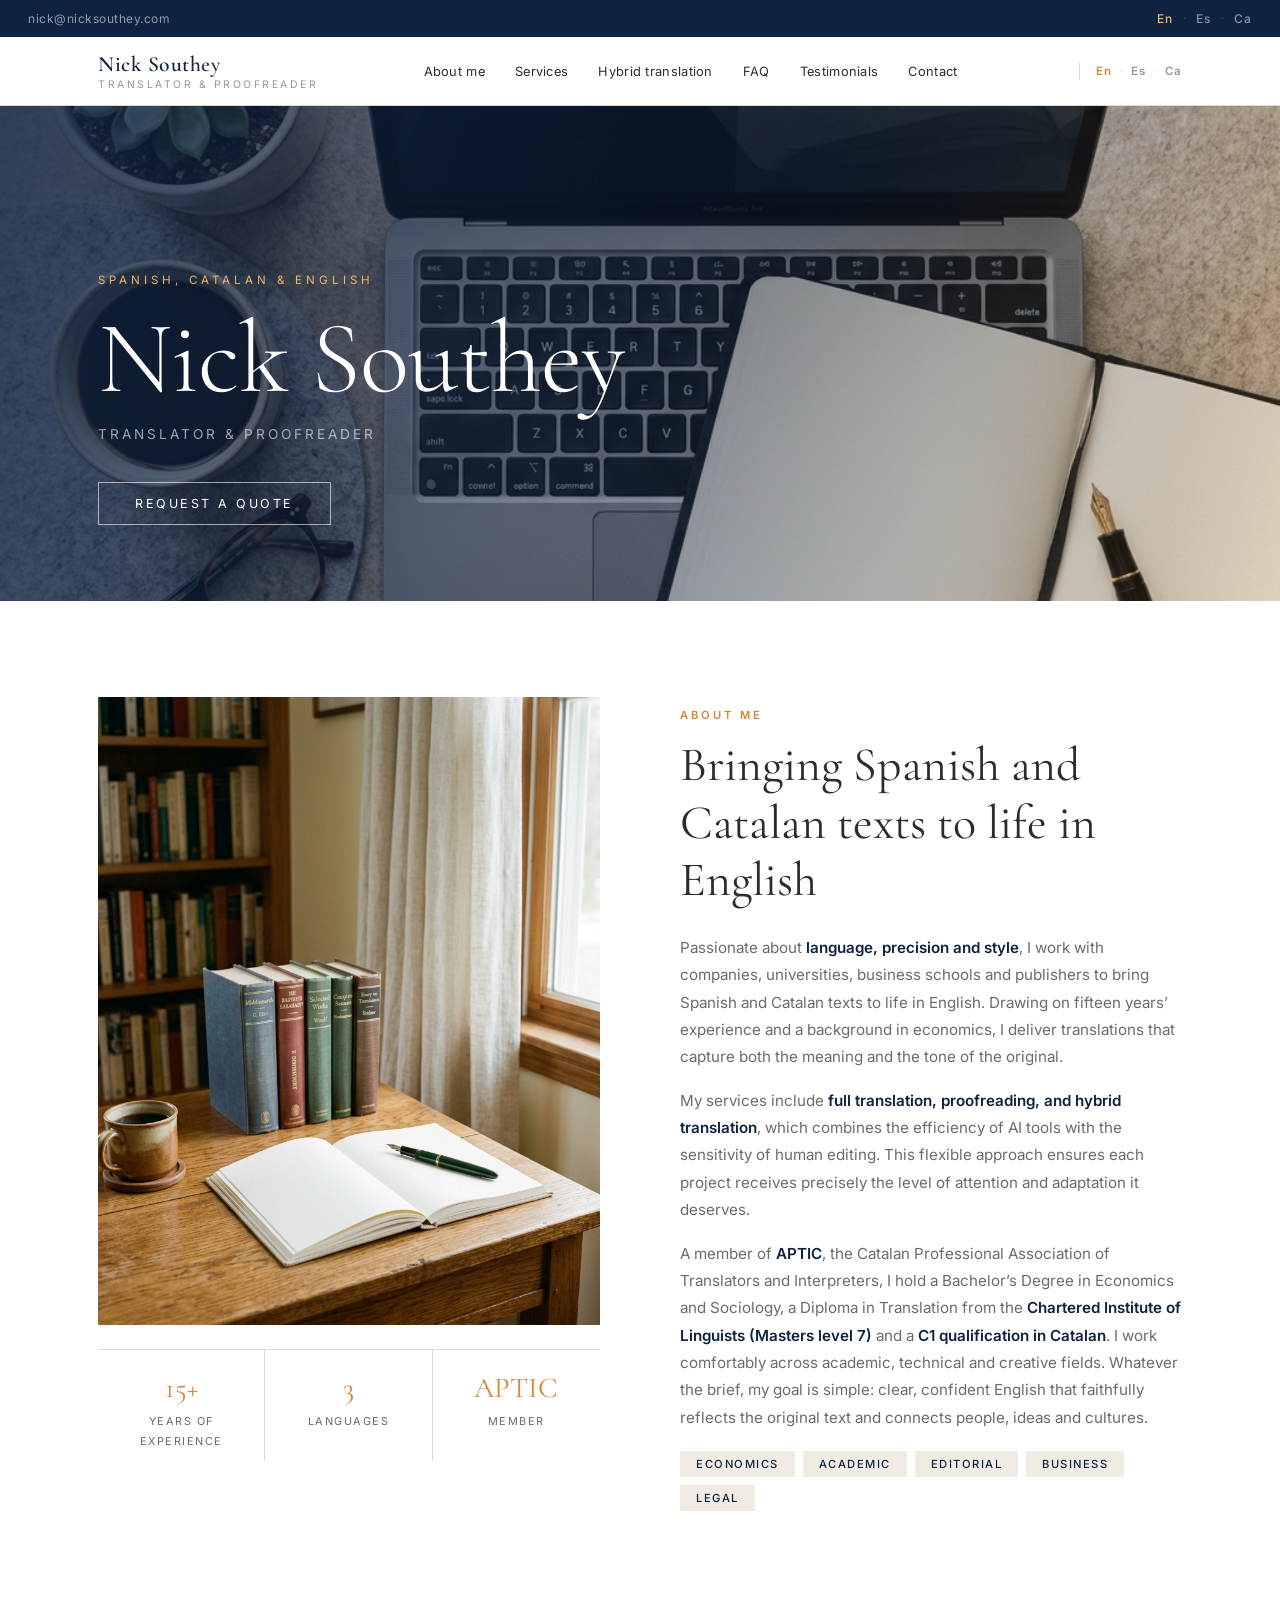
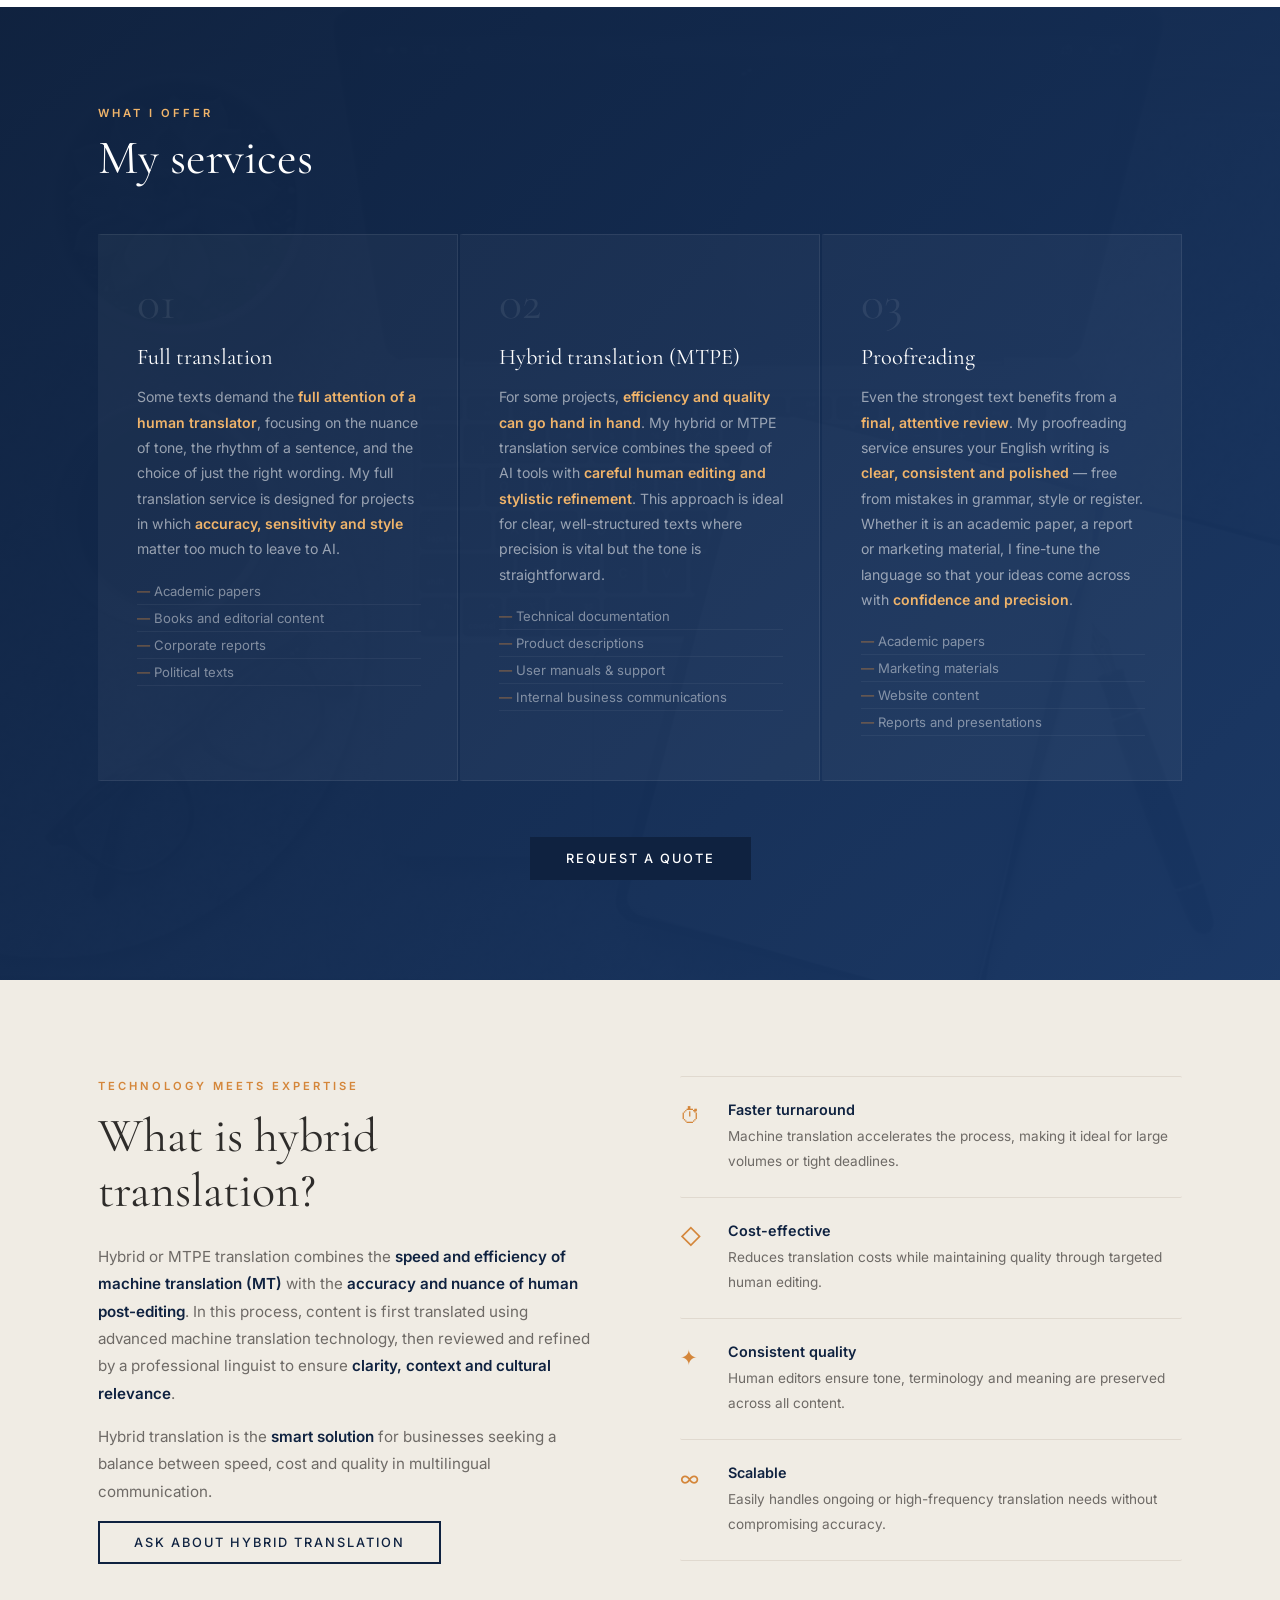
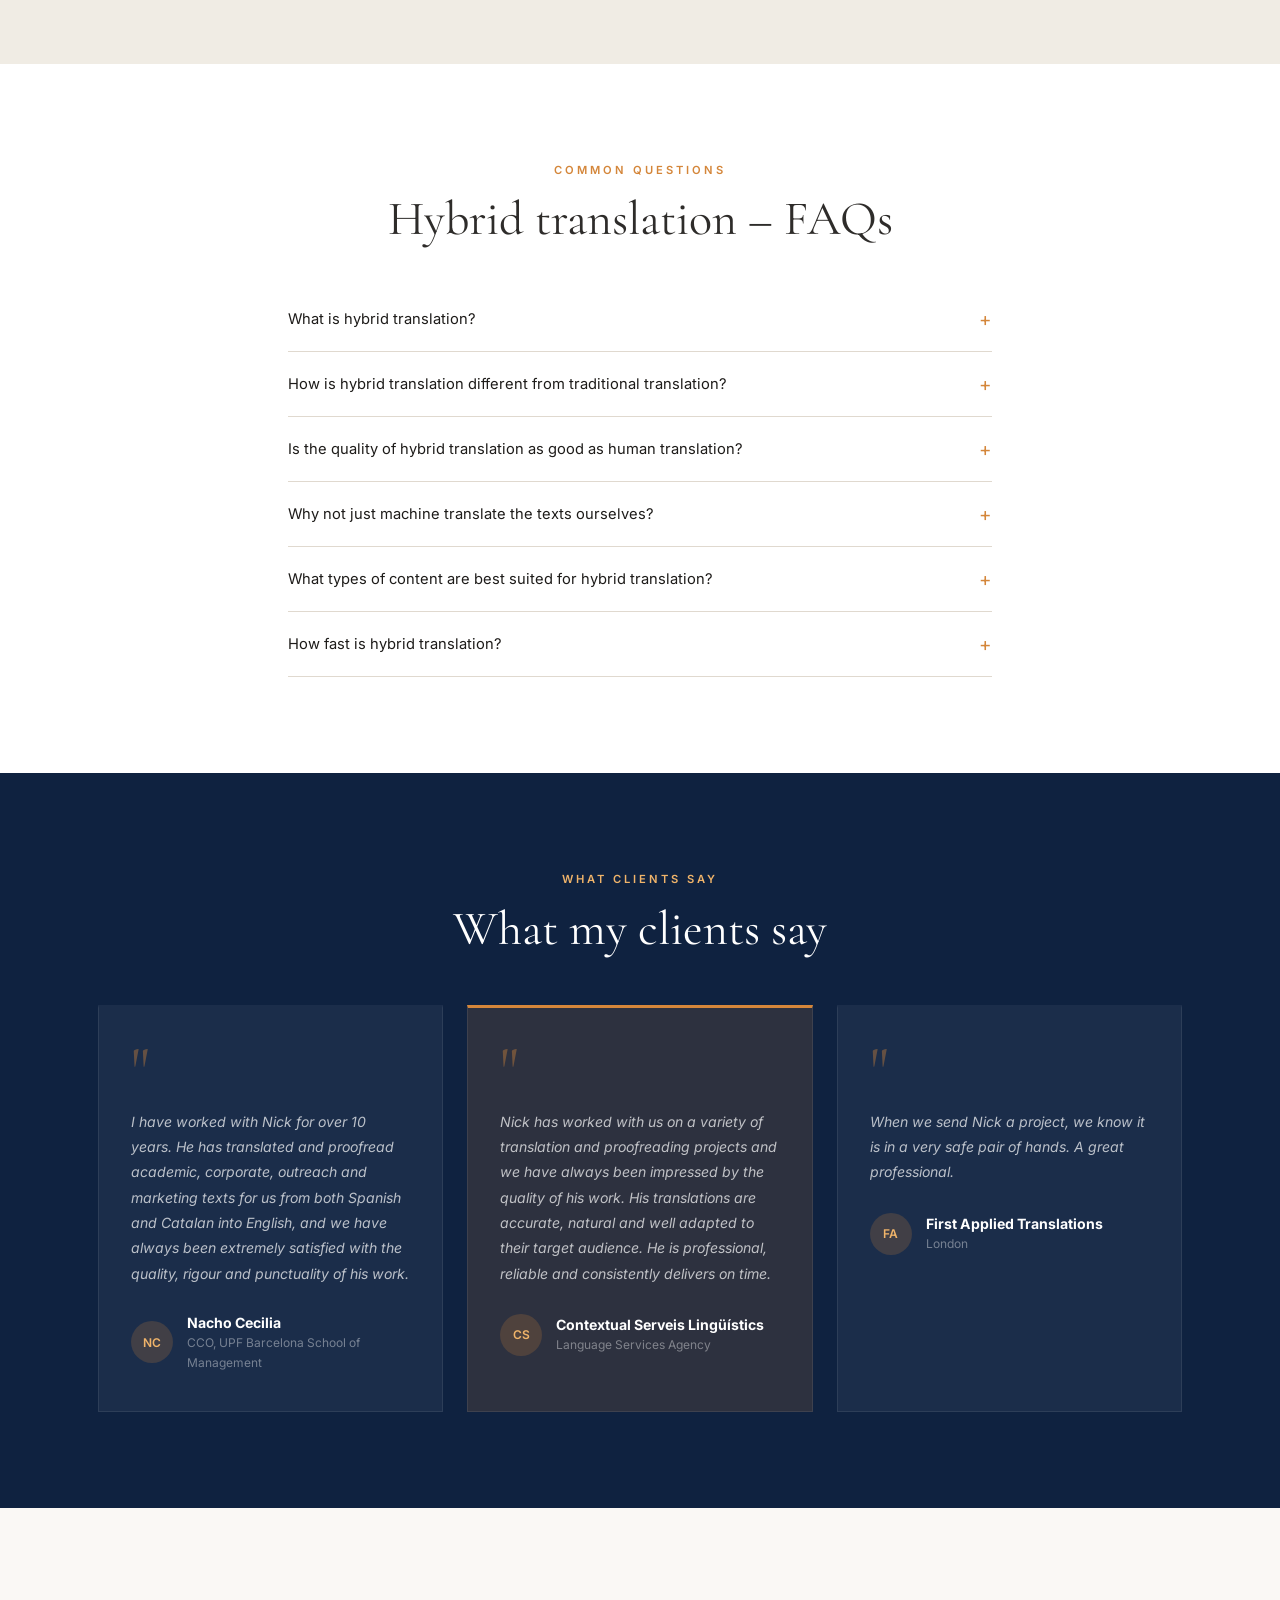
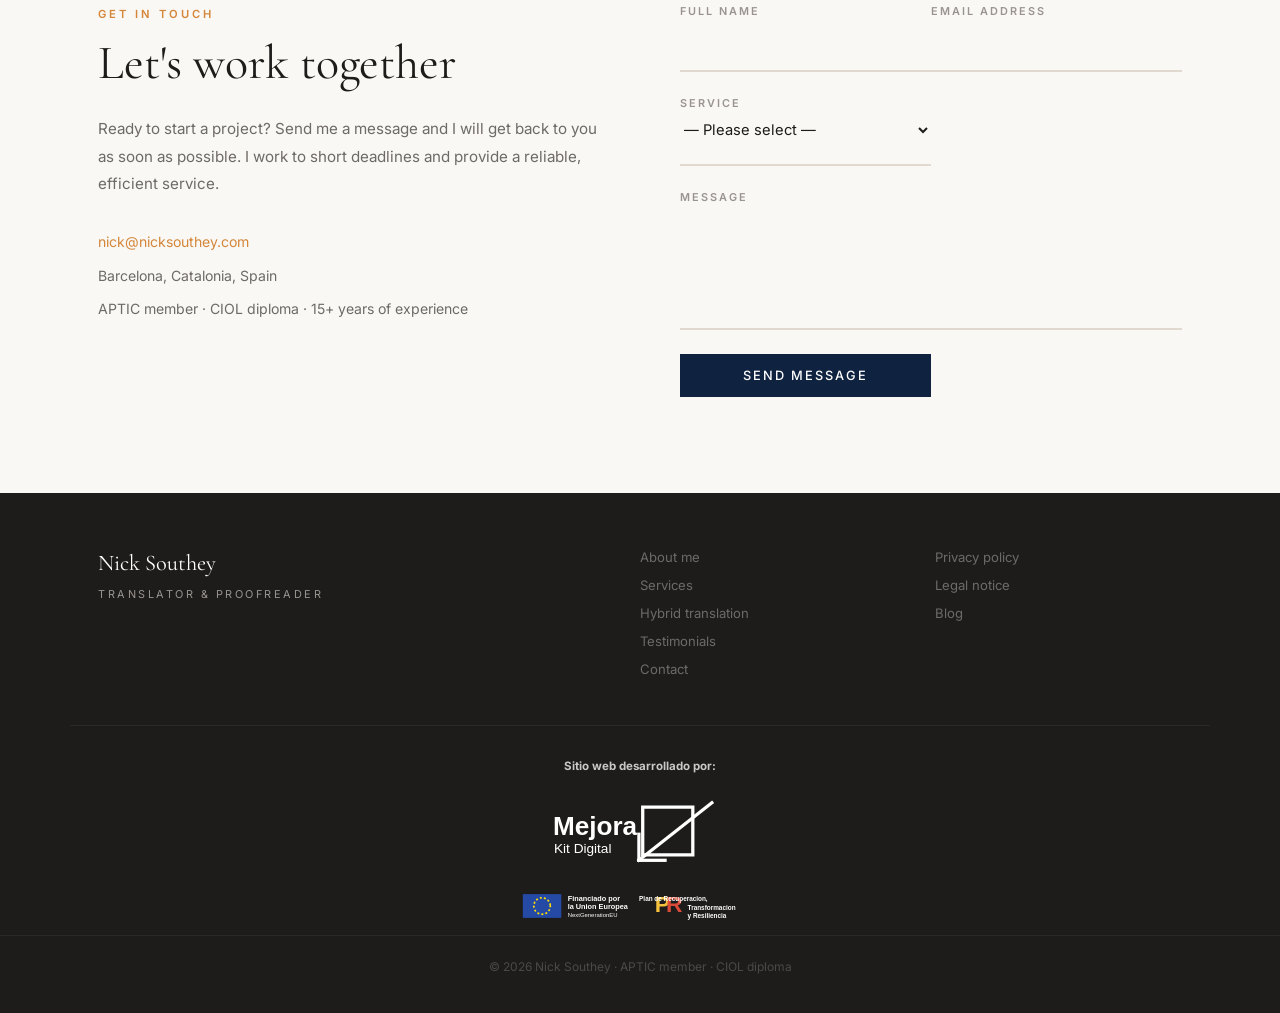
<file: index.html>
<!DOCTYPE html>
<html lang="en">
<head>
<meta charset="UTF-8">
<meta name="viewport" content="width=device-width, initial-scale=1.0">
<title>Nick Southey — Translator & proofreader</title>
<meta name="description" content="Freelance translator and proofreader of Spanish and Catalan into English. 15+ years of experience in academic, business and editorial translation.">
<link rel="canonical" href="https://nicksouthey.com/">
<link rel="preconnect" href="https://fonts.googleapis.com">
<link href="https://fonts.googleapis.com/css2?family=Cormorant+Garamond:ital,wght@0,300;0,400;0,600;1,300;1,400&family=Inter:wght@300;400;500;600&display=swap" rel="stylesheet">
<link rel="stylesheet" href="style.css">
</head>
<body>

<!-- TOP BAR -->
<div class="topbar">
  <span class="topbar-email"><a href="mailto:nick@nicksouthey.com">nick@nicksouthey.com</a></span>
  <div class="lang-switcher">
    <button onclick="setLang('en')" id="btn-en" class="lang-btn active">En</button>
    <span class="lang-sep">·</span>
    <button onclick="setLang('es')" id="btn-es" class="lang-btn">Es</button>
    <span class="lang-sep">·</span>
    <button onclick="setLang('ca')" id="btn-ca" class="lang-btn">Ca</button>
  </div>
</div>

<!-- HEADER -->
<header id="header">
  <nav class="navbar">
    <div class="container nav-inner">
      <a href="#" class="logo">
        <span class="logo-name">Nick Southey</span>
        <span class="logo-tag" data-i18n="logo_tag">Translator & proofreader</span>
      </a>
      <ul class="nav-menu" id="navMenu">
        <li><a href="#about" data-i18n="nav_about">About me</a></li>
        <li><a href="#services" data-i18n="nav_services">Services</a></li>
        <li><a href="#hybrid" data-i18n="nav_hybrid">Hybrid translation</a></li>
        <li><a href="#faq" data-i18n="nav_faq">FAQ</a></li>
        <li><a href="#testimonials" data-i18n="nav_testi">Testimonials</a></li>
        <li><a href="contact.html" data-i18n="nav_contact">Contact</a></li>
      </ul>
      <div class="nav-lang">
        <button onclick="setLang('en')" id="nav-btn-en" class="lang-btn active">En</button>
        <span class="lang-sep">·</span>
        <button onclick="setLang('es')" id="nav-btn-es" class="lang-btn">Es</button>
        <span class="lang-sep">·</span>
        <button onclick="setLang('ca')" id="nav-btn-ca" class="lang-btn">Ca</button>
      </div>
      <button class="hamburger" id="hamburger" aria-label="Menu">&#9776;</button>
    </div>
  </nav>
</header>

<!-- HERO -->
<section class="hero" id="home">
  <div class="hero-img-wrap">
    <img src="hero.png" alt="Translator workspace" class="hero-bg-img">
    <div class="hero-img-overlay"></div>
  </div>
  <div class="hero-text-block">
    <p class="hero-overline" data-i18n="hero_overline">Spanish, Catalan & English</p>
    <h1 class="hero-name">Nick Southey</h1>
    <p class="hero-role" data-i18n="hero_role">Translator & proofreader</p>
    <a href="contact.html" class="hero-cta" data-i18n="hero_cta">Request a quote</a>
  </div>
</section>

<!-- ABOUT -->
<section class="about section" id="about">
  <div class="container about-grid">
    <div class="about-img-col">
      <img src="about.png" alt="Professional workspace" class="about-img">
      <div class="about-credentials">
        <div class="cred-item"><span class="cred-num" data-i18n="cred1_num">15+</span><span class="cred-label" data-i18n="cred1">Years of experience</span></div>
        <div class="cred-item"><span class="cred-num" data-i18n="cred2_num">3</span><span class="cred-label" data-i18n="cred2">Languages</span></div>
        <div class="cred-item"><span class="cred-num" data-i18n="cred3_num">APTIC</span><span class="cred-label" data-i18n="cred3">Member</span></div>
      </div>
    </div>
    <div class="about-text-col">
      <p class="section-label" data-i18n="about_label">About me</p>
      <h2 data-i18n="about_h2">Bringing Spanish and Catalan texts to life in English</h2>
      <p data-i18n="about_p1">Passionate about <strong>language, precision and style</strong>, I work with companies, universities, business schools and publishers to bring Spanish and Catalan texts to life in English. Drawing on fifteen years’ experience and a background in economics, I deliver translations that capture both the meaning and the tone of the original.</p>
      <p data-i18n="about_p2">My services include <strong>full translation, proofreading, and hybrid translation</strong>, which combines the efficiency of AI tools with the sensitivity of human editing. This flexible approach ensures each project receives precisely the level of attention and adaptation it deserves.</p>
      <p data-i18n="about_p3">A member of <strong>APTIC</strong>, the Catalan Professional Association of Translators and Interpreters, I hold a Bachelor’s Degree in Economics and Sociology, a Diploma in Translation from the <strong>Chartered Institute of Linguists (Masters level 7)</strong> and a <strong>C1 qualification in Catalan</strong>. I work comfortably across academic, technical and creative fields. Whatever the brief, my goal is simple: clear, confident English that faithfully reflects the original text and connects people, ideas and cultures.</p>
      <div class="about-tags">
        <span class="tag" data-i18n="tag1">Economics</span>
        <span class="tag" data-i18n="tag2">Academic</span>
        <span class="tag" data-i18n="tag3">Editorial</span>
        <span class="tag" data-i18n="tag4">Business</span>
        <span class="tag" data-i18n="tag5">Legal</span>
      </div>
    </div>
  </div>
</section>

<!-- SERVICES -->
<section class="services section" id="services">
  <div class="services-bg-wrap">
    <img src="hero.png" alt="" class="services-bg-img" aria-hidden="true">
    <div class="services-bg-overlay"></div>
  </div>
  <div class="container services-inner">
    <p class="section-label light" data-i18n="serv_label">What I offer</p>
    <h2 class="light-h2" data-i18n="serv_h2">My services</h2>
    <div class="services-grid">
      <div class="service-card">
        <div class="service-number">01</div>
        <h3 data-i18n="s1_title">Full translation</h3>
        <p data-i18n="s1_desc">Some texts demand the <strong>full attention of a human translator</strong>, focusing on the nuance of tone, the rhythm of a sentence, and the choice of just the right wording. My full translation service is designed for projects in which <strong>accuracy, sensitivity and style</strong> matter too much to leave to AI.</p>
        <ul>
          <li data-i18n="s1_l1">Academic papers</li>
          <li data-i18n="s1_l2">Books and editorial content</li>
          <li data-i18n="s1_l3">Corporate reports</li>
          <li data-i18n="s1_l4">Political texts</li>
        </ul>
      </div>
      <div class="service-card">
        <div class="service-number">02</div>
        <h3 data-i18n="s2_title">Hybrid translation (MTPE)</h3>
        <p data-i18n="s2_desc">For some projects, <strong>efficiency and quality can go hand in hand</strong>. My hybrid or MTPE translation service combines the speed of AI tools with <strong>careful human editing and stylistic refinement</strong>. This approach is ideal for clear, well-structured texts where precision is vital but the tone is straightforward.</p>
        <ul>
          <li data-i18n="s2_l1">Technical documentation</li>
          <li data-i18n="s2_l2">Product descriptions</li>
          <li data-i18n="s2_l3">User manuals & support</li>
          <li data-i18n="s2_l4">Internal business communications</li>
        </ul>
      </div>
      <div class="service-card">
        <div class="service-number">03</div>
        <h3 data-i18n="s3_title">Proofreading</h3>
        <p data-i18n="s3_desc">Even the strongest text benefits from a <strong>final, attentive review</strong>. My proofreading service ensures your English writing is <strong>clear, consistent and polished</strong> — free from mistakes in grammar, style or register. Whether it is an academic paper, a report or marketing material, I fine-tune the language so that your ideas come across with <strong>confidence and precision</strong>.</p>
        <ul>
          <li data-i18n="s3_l1">Academic papers</li>
          <li data-i18n="s3_l2">Marketing materials</li>
          <li data-i18n="s3_l3">Website content</li>
          <li data-i18n="s3_l4">Reports and presentations</li>
        </ul>
      </div>
    </div>
    <div class="services-cta">
      <a href="contact.html" class="btn-warm" data-i18n="serv_cta">Request a quote</a>
    </div>
  </div>
</section>

<!-- HYBRID TRANSLATION -->
<section class="hybrid section" id="hybrid">
  <div class="container hybrid-grid">
    <div class="hybrid-text">
      <p class="section-label" data-i18n="hyb_label">Technology meets expertise</p>
      <h2 data-i18n="hyb_h2">What is hybrid translation?</h2>
      <p data-i18n="hyb_p1">Hybrid or MTPE translation combines the <strong>speed and efficiency of machine translation (MT)</strong> with the <strong>accuracy and nuance of human post-editing</strong>. In this process, content is first translated using advanced machine translation technology, then reviewed and refined by a professional linguist to ensure <strong>clarity, context and cultural relevance</strong>.</p>
      <p data-i18n="hyb_p2">Hybrid translation is the <strong>smart solution</strong> for businesses seeking a balance between speed, cost and quality in multilingual communication.</p>
      <a href="contact.html" class="btn-outline-warm" data-i18n="hyb_cta">Ask about hybrid translation</a>
    </div>
    <div class="hybrid-benefits">
      <div class="benefit">
        <span class="benefit-icon">⏱</span>
        <div>
          <h4 data-i18n="b1_t">Faster turnaround</h4>
          <p data-i18n="b1_p">Machine translation accelerates the process, making it ideal for large volumes or tight deadlines.</p>
        </div>
      </div>
      <div class="benefit">
        <span class="benefit-icon">◇</span>
        <div>
          <h4 data-i18n="b2_t">Cost-effective</h4>
          <p data-i18n="b2_p">Reduces translation costs while maintaining quality through targeted human editing.</p>
        </div>
      </div>
      <div class="benefit">
        <span class="benefit-icon">✦</span>
        <div>
          <h4 data-i18n="b3_t">Consistent quality</h4>
          <p data-i18n="b3_p">Human editors ensure tone, terminology and meaning are preserved across all content.</p>
        </div>
      </div>
      <div class="benefit">
        <span class="benefit-icon">∞</span>
        <div>
          <h4 data-i18n="b4_t">Scalable</h4>
          <p data-i18n="b4_p">Easily handles ongoing or high-frequency translation needs without compromising accuracy.</p>
        </div>
      </div>
    </div>
  </div>
</section>

<!-- FAQ -->
<section class="faq-section section" id="faq">
  <div class="container faq-wrap">
    <p class="section-label center" data-i18n="faq_label">Common questions</p>
    <h2 class="center" data-i18n="faq_h2">Hybrid translation – FAQs</h2>
    <div class="faq-list">
      <div class="faq-item">
        <button class="faq-q" onclick="toggleFaq(this)">
          <span data-i18n="faq1_q">What is hybrid translation?</span><span class="faq-icon">+</span>
        </button>
        <div class="faq-a">
          <p data-i18n="faq1_a">Hybrid or MTPE translation is a two-step process where machine translation generates a first draft of the content, which is then reviewed and refined by a professional human translator. This approach combines the efficiency of automation with the precision of human language expertise.</p>
        </div>
      </div>
      <div class="faq-item">
        <button class="faq-q" onclick="toggleFaq(this)">
          <span data-i18n="faq2_q">How is hybrid translation different from traditional translation?</span><span class="faq-icon">+</span>
        </button>
        <div class="faq-a">
          <p data-i18n="faq2_a">Traditional translation is entirely human-driven, often slower and more costly. Hybrid translation speeds up the process and lowers costs by using machine translation first, followed by human post-editing to ensure quality and accuracy.</p>
        </div>
      </div>
      <div class="faq-item">
        <button class="faq-q" onclick="toggleFaq(this)">
          <span data-i18n="faq3_q">Is the quality of hybrid translation as good as human translation?</span><span class="faq-icon">+</span>
        </button>
        <div class="faq-a">
          <p data-i18n="faq3_a">Yes, when implemented properly. Human post-editors correct and refine the machine translation to meet quality standards, referring to the original text at all times, making it suitable for most business and professional uses. For highly creative or sensitive content, full human translation may still be recommended.</p>
        </div>
      </div>
      <div class="faq-item">
        <button class="faq-q" onclick="toggleFaq(this)">
          <span data-i18n="faq4_q">Why not just machine translate the texts ourselves?</span><span class="faq-icon">+</span>
        </button>
        <div class="faq-a">
          <p data-i18n="faq4_a">Machine translation has come a long way, but it still struggles with tone, nuance and context — especially in academic or editorial writing. We cannot depend on an automatic translation without a thorough post-editing process. This requires the post-editor to have an excellent command of both the source and target language, as well as access to the original text to ensure it is faithfully rendered in translation. I use AI tools selectively, when they genuinely add value, but every translation I deliver is reviewed, refined and rewritten where needed to ensure it reads naturally and conveys your message accurately. The result is a text you can publish with confidence.</p>
        </div>
      </div>
      <div class="faq-item">
        <button class="faq-q" onclick="toggleFaq(this)">
          <span data-i18n="faq5_q">What types of content are best suited for hybrid translation?</span><span class="faq-icon">+</span>
        </button>
        <div class="faq-a">
          <p data-i18n="faq5_a">Hybrid translation works well for technical documentation, product descriptions, user manuals, support articles, e-commerce content and internal business communications.</p>
        </div>
      </div>
      <div class="faq-item">
        <button class="faq-q" onclick="toggleFaq(this)">
          <span data-i18n="faq6_q">How fast is hybrid translation?</span><span class="faq-icon">+</span>
        </button>
        <div class="faq-a">
          <p data-i18n="faq6_a">Because machine translation handles the initial draft instantly, and human editors focus solely on refining the text, hybrid translation is significantly faster than traditional workflows, making it perfect for high-volume or time-sensitive projects.</p>
        </div>
      </div>
    </div>
  </div>
</section>

<!-- TESTIMONIALS -->
<section class="testi-section section" id="testimonials">
  <div class="container">
    <p class="section-label center" data-i18n="testi_label">What clients say</p>
    <h2 class="center" data-i18n="testi_h2">What my clients say</h2>
    <div class="testi-grid">
      <div class="testi-card">
        <p class="testi-quote">"</p>
        <p class="testi-text" data-i18n="t1_text">I have worked with Nick for over 10 years. He has translated and proofread academic, corporate, outreach and marketing texts for us from both Spanish and Catalan into English, and we have always been extremely satisfied with the quality, rigour and punctuality of his work.</p>
        <div class="testi-author">
          <div class="testi-initials">NC</div>
          <div>
            <strong data-i18n="t1_name">Nacho Cecilia</strong>
            <span data-i18n="t1_role">CCO, UPF Barcelona School of Management</span>
          </div>
        </div>
      </div>
      <div class="testi-card testi-featured">
        <p class="testi-quote">"</p>
        <p class="testi-text" data-i18n="t2_text">Nick has worked with us on a variety of translation and proofreading projects and we have always been impressed by the quality of his work. His translations are accurate, natural and well adapted to their target audience. He is professional, reliable and consistently delivers on time.</p>
        <div class="testi-author">
          <div class="testi-initials">CS</div>
          <div>
            <strong data-i18n="t2_name">Contextual Serveis Lingüístics</strong>
            <span data-i18n="t2_role">Language Services Agency</span>
          </div>
        </div>
      </div>
      <div class="testi-card">
        <p class="testi-quote">"</p>
        <p class="testi-text" data-i18n="t3_text">When we send Nick a project, we know it is in a very safe pair of hands. A great professional.</p>
        <div class="testi-author">
          <div class="testi-initials">FA</div>
          <div>
            <strong data-i18n="t3_name">First Applied Translations</strong>
            <span data-i18n="t3_role">London</span>
          </div>
        </div>
      </div>
    </div>
  </div>
</section>

<!-- CONTACT -->
<section class="contact-section section" id="contact">
  <div class="container contact-grid">
    <div class="contact-info">
      <p class="section-label" data-i18n="contact_label">Get in touch</p>
      <h2 data-i18n="contact_h2">Let's work together</h2>
      <p data-i18n="contact_p">Ready to start a project? Send me a message and I will get back to you as soon as possible. I work to short deadlines and provide a reliable, efficient service.</p>
      <div class="contact-details">
        <p><a href="mailto:nick@nicksouthey.com">nick@nicksouthey.com</a></p>
        <p data-i18n="contact_loc">Barcelona, Catalonia, Spain</p>
        <p data-i18n="contact_cred">APTIC member · CIOL diploma · 15+ years of experience</p>
      </div>
    </div>
    <form class="contact-form" onsubmit="submitContact(event)">
      <div class="field-group">
        <label for="cn" data-i18n="form_name">Full name</label>
        <input type="text" id="cn" required>
      </div>
      <div class="field-group">
        <label for="ce" data-i18n="form_email">Email address</label>
        <input type="email" id="ce" required>
      </div>
      <div class="field-group">
        <label for="cs" data-i18n="form_service">Service</label>
        <select id="cs">
          <option value="" data-i18n="form_opt">— Please select —</option>
          <option value="full" data-i18n="s1_title">Full translation</option>
          <option value="hybrid" data-i18n="s2_title">Hybrid translation (MTPE)</option>
          <option value="proof" data-i18n="s3_title">Proofreading</option>
        </select>
      </div>
      <div class="field-group full">
        <label for="cm" data-i18n="form_msg">Message</label>
        <textarea id="cm" rows="5"></textarea>
      </div>
      <button type="submit" class="btn-warm" data-i18n="form_btn">Send message</button>
    </form>
  </div>
</section>

<!-- FOOTER -->
<footer class="footer">
  <div class="container footer-inner">
    <div class="footer-brand">
      <span class="footer-name">Nick Southey</span>
      <span class="footer-tagline" data-i18n="logo_tag">Translator & proofreader</span>
    </div>
    <div class="footer-nav">
      <a href="#about" data-i18n="nav_about">About me</a>
      <a href="#services" data-i18n="nav_services">Services</a>
      <a href="#hybrid" data-i18n="nav_hybrid">Hybrid translation</a>
      <a href="#testimonials" data-i18n="nav_testi">Testimonials</a>
      <a href="contact.html" data-i18n="nav_contact">Contact</a>
    </div>
    <div class="footer-legal">
      <a href="#" data-i18n="foot_privacy">Privacy policy</a>
      <a href="#" data-i18n="foot_legal">Legal notice</a>
      <a href="blog.html" data-i18n="foot_blog">Blog</a>
    </div>
  </div>
  <div class="footer-kit">
    <div class="container footer-kit-inner">
      <p>Sitio web desarrollado por:</p>
      <img src="assets/kit-digital-mejora.svg" alt="Mejora Kit Digital" class="kit-logo">
      <img src="assets/kit-digital-funding.svg" alt="Financiado por la Union Europea NextGenerationEU y Plan de Recuperacion, Transformacion y Resiliencia" class="kit-funding">
    </div>
  </div>
  <div class="footer-copy">
    <div class="container">
      <p>© 2026 Nick Southey · <span data-i18n="foot_member">APTIC member · CIOL diploma</span></p>
    </div>
  </div>
</footer>

<script src="i18n.js"></script>
<script src="main.js"></script>
</body>
</html>
</file>
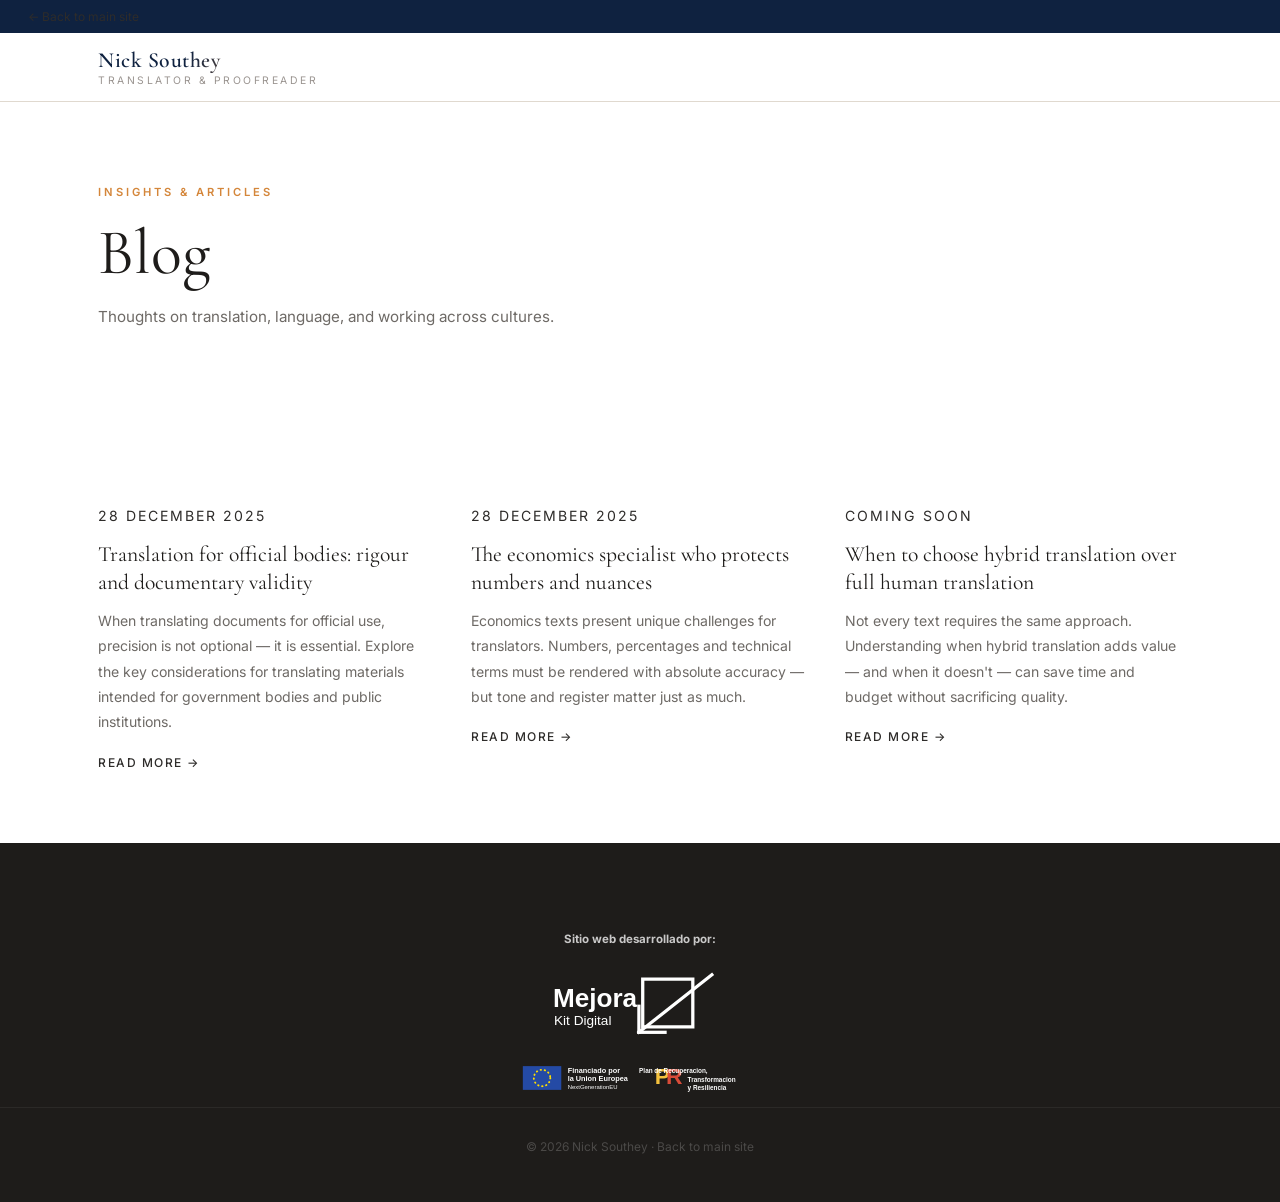
<file: blog.html>
<!DOCTYPE html>
<html lang="en">
<head>
<meta charset="UTF-8">
<meta name="viewport" content="width=device-width, initial-scale=1.0">
<title>Blog — Nick Southey</title>
<meta name="robots" content="noindex">
<link rel="canonical" href="https://nicksouthey.com/blog.html">
<link rel="preconnect" href="https://fonts.googleapis.com">
<link href="https://fonts.googleapis.com/css2?family=Cormorant+Garamond:ital,wght@0,300;0,400;0,600;1,400&family=Inter:wght@300;400;500;600&display=swap" rel="stylesheet">
<link rel="stylesheet" href="style.css">
<style>
  .blog-hero { background: var(--sand); padding: 80px 0 60px; border-bottom: 1px solid var(--sand-dark); }
  .blog-hero h1 { font-family: 'Cormorant Garamond', serif; font-size: clamp(2.5rem,5vw,4rem); color: var(--charcoal); margin-bottom: 12px; }
  .blog-hero p { max-width: 540px; }
  .blog-grid { display: grid; grid-template-columns: repeat(3,1fr); gap: 36px; padding: 72px 0; }
  .post-card { border-top: 2px solid var(--sand-dark); padding-top: 24px; }
  .post-date { font-size: .7rem; letter-spacing: 2px; text-transform: uppercase; color: var(--mid-grey); margin-bottom: 12px; }
  .post-card h2 { font-size: 1.35rem; margin-bottom: 12px; line-height: 1.3; }
  .post-card h2 a { color: var(--charcoal); transition: color .2s; }
  .post-card h2 a:hover { color: var(--accent); }
  .post-card p { font-size: .88rem; }
  .read-more { font-size: .75rem; letter-spacing: 1.5px; text-transform: uppercase; color: var(--accent); font-weight: 500; }
  .back-link { display: inline-block; margin-bottom: 32px; font-size: .78rem; letter-spacing: 1.5px; text-transform: uppercase; color: var(--mid-grey); }
  .back-link:hover { color: var(--accent); }
  @media(max-width:768px){ .blog-grid { grid-template-columns:1fr; } }
</style>
</head>
<body>
<div class="topbar">
  <a href="index.html" class="topbar-email">← Back to main site</a>
</div>
<header id="header">
  <nav class="navbar">
    <div class="container nav-inner">
      <a href="index.html" class="logo">
        <span class="logo-name">Nick Southey</span>
        <span class="logo-tag">Translator & proofreader</span>
      </a>
    </div>
  </nav>
</header>
<section class="blog-hero">
  <div class="container">
    <p class="section-label">Insights & articles</p>
    <h1>Blog</h1>
    <p>Thoughts on translation, language, and working across cultures.</p>
  </div>
</section>
<div class="container">
  <div class="blog-grid">
    <article class="post-card">
      <p class="post-date">28 December 2025</p>
      <h2><a href="#">Translation for official bodies: rigour and documentary validity</a></h2>
      <p>When translating documents for official use, precision is not optional — it is essential. Explore the key considerations for translating materials intended for government bodies and public institutions.</p>
      <a href="#" class="read-more">Read more →</a>
    </article>
    <article class="post-card">
      <p class="post-date">28 December 2025</p>
      <h2><a href="#">The economics specialist who protects numbers and nuances</a></h2>
      <p>Economics texts present unique challenges for translators. Numbers, percentages and technical terms must be rendered with absolute accuracy — but tone and register matter just as much.</p>
      <a href="#" class="read-more">Read more →</a>
    </article>
    <article class="post-card">
      <p class="post-date">Coming soon</p>
      <h2><a href="#">When to choose hybrid translation over full human translation</a></h2>
      <p>Not every text requires the same approach. Understanding when hybrid translation adds value — and when it doesn't — can save time and budget without sacrificing quality.</p>
      <a href="#" class="read-more">Read more →</a>
    </article>
  </div>
</div>
<footer class="footer">
  <div class="footer-kit">
    <div class="container footer-kit-inner">
      <p>Sitio web desarrollado por:</p>
      <img src="assets/kit-digital-mejora.svg" alt="Mejora Kit Digital" class="kit-logo">
      <img src="assets/kit-digital-funding.svg" alt="Financiado por la Union Europea NextGenerationEU y Plan de Recuperacion, Transformacion y Resiliencia" class="kit-funding">
    </div>
  </div>
  <div class="footer-copy" style="padding:28px 0">
    <div class="container">
      <p>© 2026 Nick Southey · <a href="index.html" style="color:var(--accent-lt)">Back to main site</a></p>
    </div>
  </div>
</footer>
</body>
</html>
</file>
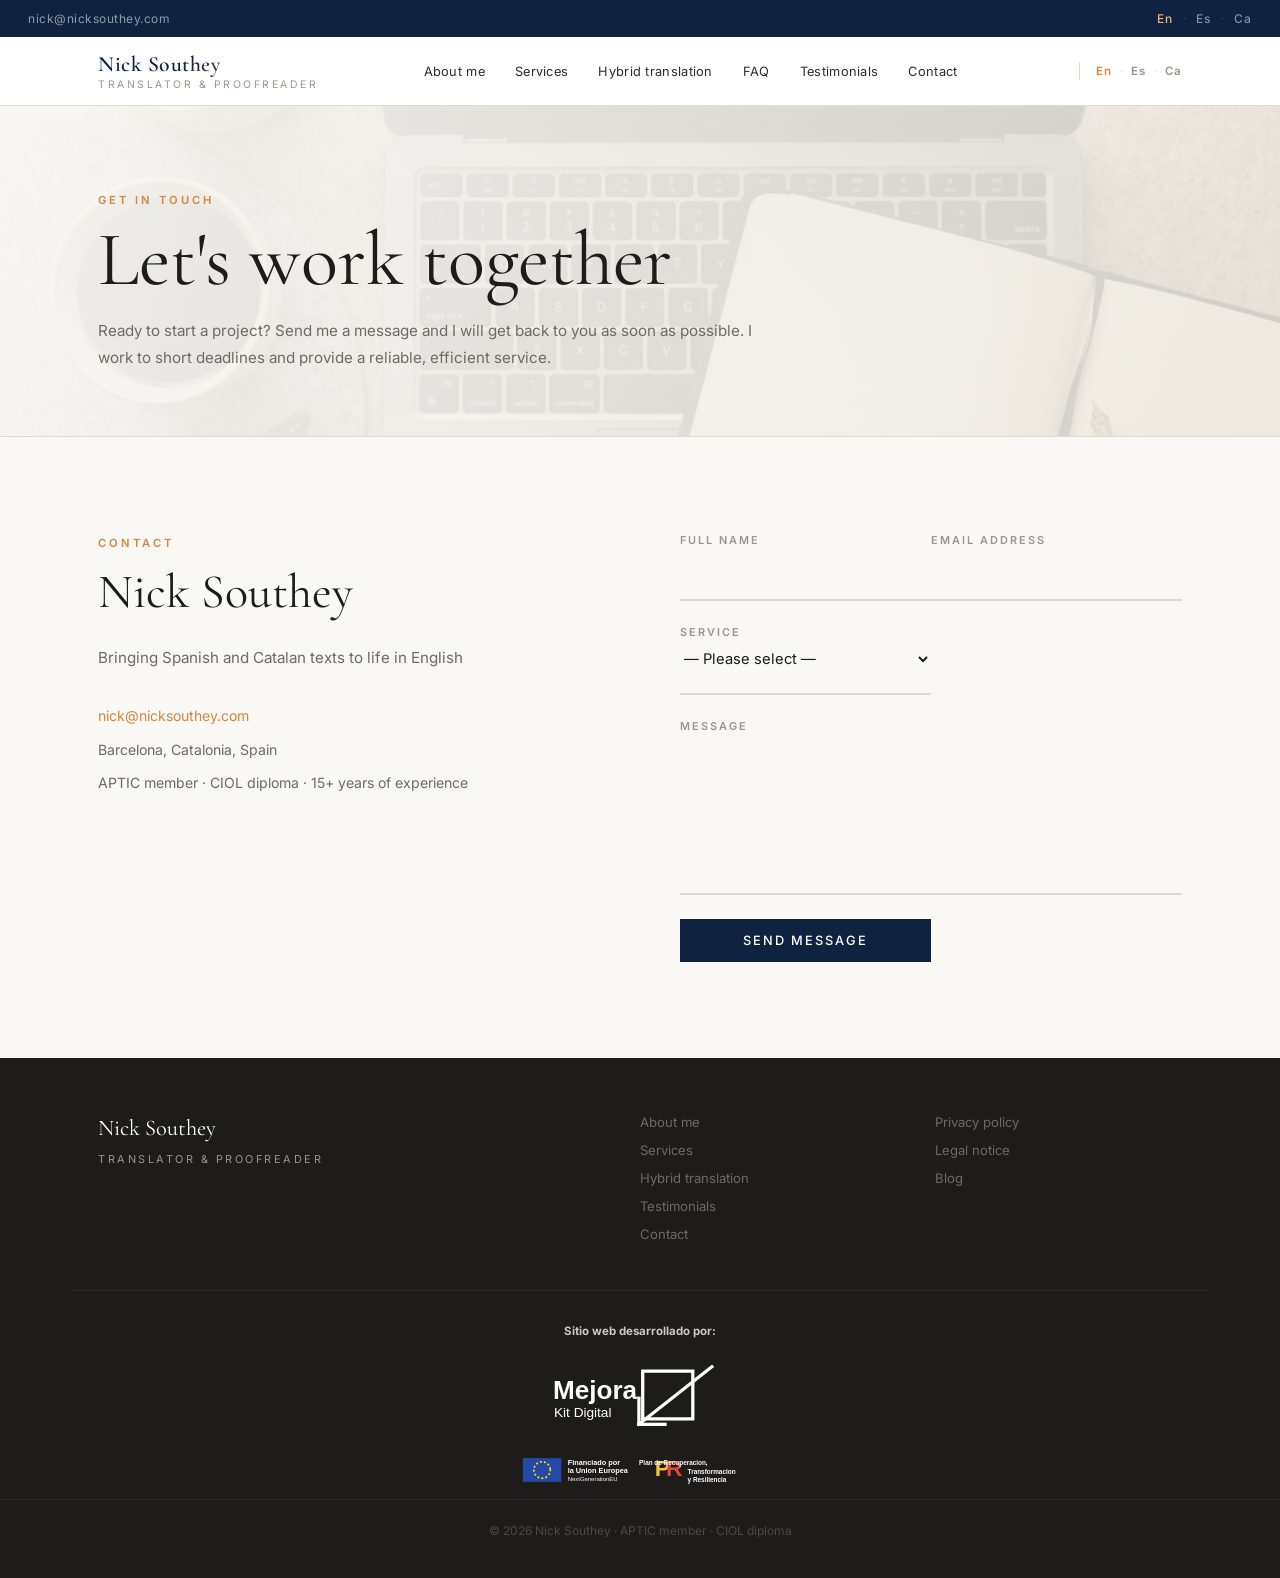
<file: contact.html>
<!DOCTYPE html>
<html lang="en">
<head>
<meta charset="UTF-8">
<meta name="viewport" content="width=device-width, initial-scale=1.0">
<title>Contact — Nick Southey</title>
<meta name="description" content="Contact Nick Southey for Spanish and Catalan into English translation, proofreading and hybrid translation projects.">
<link rel="canonical" href="https://nicksouthey.com/contact.html">
<link rel="preconnect" href="https://fonts.googleapis.com">
<link href="https://fonts.googleapis.com/css2?family=Cormorant+Garamond:ital,wght@0,300;0,400;0,600;1,300;1,400&family=Inter:wght@300;400;500;600&display=swap" rel="stylesheet">
<link rel="stylesheet" href="style.css">
</head>
<body>

<div class="topbar">
  <span class="topbar-email"><a href="mailto:nick@nicksouthey.com">nick@nicksouthey.com</a></span>
  <div class="lang-switcher">
    <button onclick="setLang('en')" id="btn-en" class="lang-btn active">En</button>
    <span class="lang-sep">·</span>
    <button onclick="setLang('es')" id="btn-es" class="lang-btn">Es</button>
    <span class="lang-sep">·</span>
    <button onclick="setLang('ca')" id="btn-ca" class="lang-btn">Ca</button>
  </div>
</div>

<header id="header">
  <nav class="navbar">
    <div class="container nav-inner">
      <a href="index.html" class="logo">
        <span class="logo-name">Nick Southey</span>
        <span class="logo-tag" data-i18n="logo_tag">Translator & proofreader</span>
      </a>
      <ul class="nav-menu" id="navMenu">
        <li><a href="index.html#about" data-i18n="nav_about">About me</a></li>
        <li><a href="index.html#services" data-i18n="nav_services">Services</a></li>
        <li><a href="index.html#hybrid" data-i18n="nav_hybrid">Hybrid translation</a></li>
        <li><a href="index.html#faq" data-i18n="nav_faq">FAQ</a></li>
        <li><a href="index.html#testimonials" data-i18n="nav_testi">Testimonials</a></li>
        <li><a href="contact.html" data-i18n="nav_contact">Contact</a></li>
      </ul>
      <div class="nav-lang">
        <button onclick="setLang('en')" id="nav-btn-en" class="lang-btn active">En</button>
        <span class="lang-sep">·</span>
        <button onclick="setLang('es')" id="nav-btn-es" class="lang-btn">Es</button>
        <span class="lang-sep">·</span>
        <button onclick="setLang('ca')" id="nav-btn-ca" class="lang-btn">Ca</button>
      </div>
      <button class="hamburger" id="hamburger" aria-label="Menu">&#9776;</button>
    </div>
  </nav>
</header>

<main>
  <section class="page-hero contact-page-hero">
    <div class="container">
      <p class="section-label" data-i18n="contact_label">Get in touch</p>
      <h1 data-i18n="contact_h2">Let's work together</h1>
      <p data-i18n="contact_p">Ready to start a project? Send me a message and I will get back to you as soon as possible. I work to short deadlines and provide a reliable, efficient service.</p>
    </div>
  </section>

  <section class="contact-section section">
    <div class="container contact-grid">
      <div class="contact-info">
        <p class="section-label" data-i18n="nav_contact">Contact</p>
        <h2>Nick Southey</h2>
        <p data-i18n="about_h2">Bringing Spanish and Catalan texts to life in English</p>
        <div class="contact-details">
          <p><a href="mailto:nick@nicksouthey.com">nick@nicksouthey.com</a></p>
          <p data-i18n="contact_loc">Barcelona, Catalonia, Spain</p>
          <p data-i18n="contact_cred">APTIC member · CIOL diploma · 15+ years of experience</p>
        </div>
      </div>
      <form class="contact-form" onsubmit="submitContact(event)">
        <div class="field-group">
          <label for="cn" data-i18n="form_name">Full name</label>
          <input type="text" id="cn" required>
        </div>
        <div class="field-group">
          <label for="ce" data-i18n="form_email">Email address</label>
          <input type="email" id="ce" required>
        </div>
        <div class="field-group">
          <label for="cs" data-i18n="form_service">Service</label>
          <select id="cs">
            <option value="" data-i18n="form_opt">— Please select —</option>
            <option value="full" data-i18n="s1_title">Full translation</option>
            <option value="hybrid" data-i18n="s2_title">Hybrid translation (MTPE)</option>
            <option value="proof" data-i18n="s3_title">Proofreading</option>
          </select>
        </div>
        <div class="field-group full">
          <label for="cm" data-i18n="form_msg">Message</label>
          <textarea id="cm" rows="7"></textarea>
        </div>
        <button type="submit" class="btn-warm" data-i18n="form_btn">Send message</button>
      </form>
    </div>
  </section>
</main>

<footer class="footer">
  <div class="container footer-inner">
    <div class="footer-brand">
      <span class="footer-name">Nick Southey</span>
      <span class="footer-tagline" data-i18n="logo_tag">Translator & proofreader</span>
    </div>
    <div class="footer-nav">
      <a href="index.html#about" data-i18n="nav_about">About me</a>
      <a href="index.html#services" data-i18n="nav_services">Services</a>
      <a href="index.html#hybrid" data-i18n="nav_hybrid">Hybrid translation</a>
      <a href="index.html#testimonials" data-i18n="nav_testi">Testimonials</a>
      <a href="contact.html" data-i18n="nav_contact">Contact</a>
    </div>
    <div class="footer-legal">
      <a href="#" data-i18n="foot_privacy">Privacy policy</a>
      <a href="#" data-i18n="foot_legal">Legal notice</a>
      <a href="blog.html" data-i18n="foot_blog">Blog</a>
    </div>
  </div>
  <div class="footer-kit">
    <div class="container footer-kit-inner">
      <p>Sitio web desarrollado por:</p>
      <img src="assets/kit-digital-mejora.svg" alt="Mejora Kit Digital" class="kit-logo">
      <img src="assets/kit-digital-funding.svg" alt="Financiado por la Union Europea NextGenerationEU y Plan de Recuperacion, Transformacion y Resiliencia" class="kit-funding">
    </div>
  </div>
  <div class="footer-copy">
    <div class="container">
      <p>© 2026 Nick Southey · <span data-i18n="foot_member">APTIC member · CIOL diploma</span></p>
    </div>
  </div>
</footer>

<script src="i18n.js"></script>
<script src="main.js"></script>
</body>
</html>
</file>
<file: style.css>
/* =====================
   RESET & BASE
   ===================== */
*, *::before, *::after { margin: 0; padding: 0; box-sizing: border-box; }

:root {
  --navy:      #0f2240;   /* prussian blue — profunditat */
  --navy-mid:  #1a3a6b;   /* navy mig */
  --amber:     #d4863a;   /* ambre càlid — accent viu */
  --amber-lt:  #f0b46a;   /* ambre clar */
  --cream:     #faf8f5;   /* blanc càlid */
  --cream-dk:  #f0ece4;   /* crema fosc */
  --border:    #e0d9cf;   /* vora suau */
  --mid:       #9a9490;   /* gris mig */
  --charcoal:  #1e1c1a;   /* quasi negre càlid */
  --text:      #2e2c2a;
  --text-lt:   #6e6a66;
  --white:     #ffffff;
}

html { scroll-behavior: smooth; }
body { font-family: 'Inter', sans-serif; color: var(--text); background: var(--white); overflow-x: hidden; }
.container { max-width: 1140px; margin: 0 auto; padding: 0 28px; }
.section { padding: 96px 0; }
h1, h2, h3 { font-family: 'Cormorant Garamond', serif; font-weight: 400; }
h2 { font-size: clamp(2rem, 4vw, 3rem); line-height: 1.15; margin-bottom: 24px; }
h3 { font-size: 1.3rem; margin-bottom: 14px; }
h4 { font-size: .95rem; font-weight: 600; margin-bottom: 6px; font-family: 'Inter', sans-serif; }
p { font-size: .95rem; line-height: 1.8; color: var(--text-lt); margin-bottom: 16px; }
/* Bold per context: fosc → amber clar, clar → navy */
p strong { font-weight: 600; color: var(--navy); }
.services p strong,
.testi-section p strong,
.hero p strong { color: var(--amber-lt); }
.hybrid p strong { color: var(--navy); }
a { text-decoration: none; color: inherit; }
ul { list-style: none; }
img { display: block; width: 100%; }

/* Gradient títols (navy → amber) */
.grad-title {
  background: linear-gradient(110deg, var(--navy) 35%, var(--amber) 100%);
  -webkit-background-clip: text;
  -webkit-text-fill-color: transparent;
  background-clip: text;
}
.section-label {
  font-family: 'Inter', sans-serif; font-size: .7rem; font-weight: 600;
  letter-spacing: 3px; text-transform: uppercase; color: var(--amber); margin-bottom: 12px;
}
.section-label.light { color: var(--amber-lt); }
.center { text-align: center; }
.light-h2 { color: var(--white); }

/* =====================
   BUTTONS
   ===================== */
.btn-warm {
  position: relative; overflow: hidden;
  display: inline-block;
  background: var(--navy);
  color: var(--white);
  padding: 14px 36px;
  font-family: 'Inter', sans-serif; font-size: .8rem;
  font-weight: 500; letter-spacing: 2px; text-transform: uppercase;
  border: none; cursor: pointer; transition: color .35s;
  z-index: 0;
}
.btn-warm::before {
  content: ''; position: absolute; inset: 0;
  background: var(--amber);
  transform: scaleX(0); transform-origin: left;
  transition: transform .35s cubic-bezier(.4,0,.2,1);
  z-index: -1;
}
.btn-warm:hover::before { transform: scaleX(1); }
.btn-warm:hover { color: var(--white); }

.btn-outline-warm {
  position: relative; overflow: hidden;
  display: inline-block;
  border: 2px solid var(--navy);
  color: var(--navy);
  padding: 12px 34px;
  font-family: 'Inter', sans-serif; font-size: .8rem;
  font-weight: 500; letter-spacing: 2px; text-transform: uppercase;
  transition: color .35s; z-index: 0;
}
.btn-outline-warm::before {
  content: ''; position: absolute; inset: 0;
  background: var(--navy);
  transform: scaleY(0); transform-origin: bottom;
  transition: transform .35s cubic-bezier(.4,0,.2,1);
  z-index: -1;
}
.btn-outline-warm:hover::before { transform: scaleY(1); }
.btn-outline-warm:hover { color: var(--white); border-color: var(--navy); }

/* =====================
   TOP BAR
   ===================== */
.topbar {
  background: var(--navy);
  padding: 9px 28px;
  display: flex; justify-content: space-between; align-items: center;
  font-size: .75rem;
}
.topbar-email a { color: rgba(255,255,255,.55); letter-spacing: .5px; transition: color .2s; }
.topbar-email a:hover { color: var(--amber-lt); }
.lang-switcher { display: flex; align-items: center; gap: 10px; }
.lang-btn {
  background: none; border: none; color: rgba(255,255,255,.5);
  font-family: 'Inter', sans-serif; font-size: .75rem; font-weight: 500;
  letter-spacing: 1px; cursor: pointer; padding: 2px 0; transition: color .2s;
}
.lang-btn.active, .lang-btn:hover { color: var(--amber-lt); }
.lang-sep { color: rgba(255,255,255,.2); font-size: .65rem; }

/* =====================
   HEADER / NAV
   ===================== */
#header {
  position: sticky; top: 0; z-index: 900;
  background: var(--white);
  border-bottom: 1px solid var(--border);
  transition: box-shadow .3s;
}
#header.scrolled { box-shadow: 0 2px 24px rgba(15,34,64,.1); }
.navbar { padding: 0; }
.nav-inner { display: flex; align-items: center; justify-content: space-between; height: 68px; gap: 16px; }
/* Lang switcher dins el nav (sempre visible) */
.nav-lang { display: flex; align-items: center; gap: 8px; margin-left: 16px; padding-left: 16px; border-left: 1px solid var(--border); }
.nav-lang .lang-btn { color: var(--mid); font-size: .72rem; font-weight: 600; letter-spacing: 1px; transition: color .2s; }
.nav-lang .lang-btn.active, .nav-lang .lang-btn:hover { color: var(--amber); }
.nav-lang .lang-sep { color: var(--border); font-size: .6rem; }
.logo { display: flex; flex-direction: column; line-height: 1.25; }
.logo-name {
  font-family: 'Cormorant Garamond', serif; font-size: 1.35rem; font-weight: 600;
  background: linear-gradient(110deg, var(--navy) 40%, var(--amber) 100%);
  -webkit-background-clip: text; -webkit-text-fill-color: transparent; background-clip: text;
  letter-spacing: .5px;
}
.logo-tag { font-size: .65rem; letter-spacing: 2.5px; text-transform: uppercase; color: var(--mid); }

/* Nav amb hover pill */
.nav-menu { list-style: none; display: flex; gap: 2px; }
.nav-menu a {
  display: block; padding: 7px 14px;
  font-size: .8rem; font-weight: 400; letter-spacing: .3px;
  color: var(--text); transition: color .2s, background .2s;
  border-radius: 2px; position: relative;
}
.nav-menu a::after {
  content: ''; position: absolute; bottom: 2px; left: 14px; right: 14px;
  height: 2px;
  background: linear-gradient(90deg, var(--navy), var(--amber));
  transform: scaleX(0); transform-origin: left; transition: transform .28s cubic-bezier(.4,0,.2,1);
}
.nav-menu a:hover { color: var(--navy); }
.nav-menu a:hover::after { transform: scaleX(1); }
.hamburger { display: none; background: none; border: none; font-size: 1.4rem; cursor: pointer; color: var(--navy); }

/* =====================
   HERO
   ===================== */
.hero { position: relative; height: 55vh; min-height: 360px; display: flex; align-items: flex-end; overflow: hidden; }
.hero-img-wrap { position: absolute; inset: 0; }
.hero-bg-img { width: 100%; height: 100%; object-fit: cover; object-position: center; }
.hero-img-overlay {
  position: absolute; inset: 0;
  background: linear-gradient(110deg, rgba(15,34,64,.85) 0%, rgba(15,34,64,.45) 55%, rgba(212,134,58,.15) 100%);
}
.hero-text-block {
  position: relative; z-index: 2;
  width: 100%; max-width: 1140px; margin: 0 auto;
  padding-left: 28px; padding-bottom: 72px;
}
.hero-overline { color: var(--amber-lt); font-size: .72rem; letter-spacing: 4px; text-transform: uppercase; margin-bottom: 16px; }
.hero-name {
  font-family: 'Cormorant Garamond', serif;
  font-size: clamp(3rem, 8vw, 6.5rem);
  font-weight: 300; color: var(--white);
  line-height: 1; letter-spacing: -1px; margin-bottom: 12px;
}
.hero-role { color: rgba(255,255,255,.6); font-size: .85rem; letter-spacing: 3px; text-transform: uppercase; margin-bottom: 36px; }
.hero-cta {
  position: relative; overflow: hidden;
  display: inline-block;
  border: 1px solid rgba(255,255,255,.6);
  color: var(--white);
  padding: 13px 36px;
  font-size: .78rem; letter-spacing: 2.5px; text-transform: uppercase;
  transition: color .35s; z-index: 0;
}
.hero-cta::before {
  content: ''; position: absolute; inset: 0;
  background: var(--amber);
  transform: scaleX(0); transform-origin: left;
  transition: transform .35s cubic-bezier(.4,0,.2,1); z-index: -1;
}
.hero-cta:hover::before { transform: scaleX(1); }
.hero-cta:hover { border-color: var(--amber); color: var(--white); }

/* =====================
   ABOUT
   ===================== */
.about { background: var(--white); }
.about-grid { display: grid; grid-template-columns: 1fr 1fr; gap: 80px; align-items: start; }
.about-img { aspect-ratio: 4/5; object-fit: cover; transition: transform .5s ease; }
.about-img-col:hover .about-img { transform: scale(1.02); }
.about-img-col { overflow: hidden; }
.about-credentials { display: grid; grid-template-columns: repeat(3,1fr); border-top: 1px solid var(--border); margin-top: 24px; }
.cred-item { padding: 20px 12px 12px; border-right: 1px solid var(--border); text-align: center; transition: background .2s; }
.cred-item:hover { background: var(--cream-dk); }
.cred-item:last-child { border-right: none; }
.cred-num { display: block; font-family: 'Cormorant Garamond', serif; font-size: 1.8rem; color: var(--amber); margin-bottom: 4px; }
.cred-label { font-size: .68rem; letter-spacing: 1.5px; text-transform: uppercase; color: var(--text-lt); }
.about-text-col { padding-top: 8px; }
.about-text-col h2 { line-height: 1.2; }
.about-tags { display: flex; flex-wrap: wrap; gap: 8px; margin-top: 20px; }
.tag {
  background: var(--cream-dk); padding: 6px 16px;
  font-size: .7rem; font-weight: 500; letter-spacing: 1.5px; text-transform: uppercase;
  color: var(--navy); transition: background .25s, color .25s; cursor: default;
}
.tag:hover { background: var(--navy); color: var(--white); }

/* =====================
   SERVICES
   ===================== */
.services { position: relative; padding: 96px 0; overflow: hidden; }
.services-bg-wrap { position: absolute; inset: 0; }
.services-bg-img { width: 100%; height: 100%; object-fit: cover; filter: brightness(.2) saturate(.4); }
.services-bg-overlay {
  position: absolute; inset: 0;
  background: linear-gradient(135deg, rgba(15,34,64,.97) 0%, rgba(26,58,107,.92) 100%);
}
.services-inner { position: relative; z-index: 2; }
.services-inner .section-label { margin-bottom: 8px; }
.services-inner h2 { margin-bottom: 48px; }
.services-grid { display: grid; grid-template-columns: repeat(3,1fr); gap: 2px; }
.service-card {
  background: rgba(255,255,255,.04); padding: 44px 36px;
  border: 1px solid rgba(255,255,255,.08);
  border-left: 3px solid transparent;
  transition: background .3s, border-left-color .3s, transform .3s;
}
.service-card:hover {
  background: rgba(212,134,58,.1);
  border-left-color: var(--amber);
  transform: translateY(-4px);
}
.service-number { font-family: 'Cormorant Garamond', serif; font-size: 3rem; color: rgba(255,255,255,.08); line-height: 1; margin-bottom: 16px; transition: color .3s; }
.service-card:hover .service-number { color: var(--amber); opacity: .5; }
.service-card h3 { color: var(--white); font-size: 1.4rem; transition: color .3s; }
.service-card:hover h3 { color: var(--amber-lt); }
.service-card p { color: rgba(255,255,255,.55); font-size: .88rem; }
.service-card li { color: rgba(255,255,255,.45); font-size: .82rem; padding: 5px 0; border-bottom: 1px solid rgba(255,255,255,.05); }
.service-card li::before { content: '— '; color: var(--amber); opacity: .6; }
.services-cta { text-align: center; margin-top: 56px; }

/* =====================
   HYBRID
   ===================== */
.hybrid { background: var(--cream-dk); }
.hybrid-grid { display: grid; grid-template-columns: 1fr 1fr; gap: 80px; align-items: start; }
.benefit {
  display: flex; gap: 20px; align-items: flex-start;
  padding: 24px 0; border-bottom: 1px solid var(--border);
  transition: background .2s, padding-left .2s;
  border-radius: 2px;
}
.benefit:hover { background: rgba(15,34,64,.03); padding-left: 10px; }
.benefit:first-child { border-top: 1px solid var(--border); }
.benefit-icon { font-size: 1.3rem; color: var(--amber); min-width: 28px; margin-top: 2px; }
.benefit h4 { color: var(--navy); font-size: .9rem; }
.benefit p { font-size: .85rem; margin: 0; }

/* =====================
   FAQ
   ===================== */
.faq-section { background: var(--white); }
.faq-wrap { max-width: 760px; margin: 0 auto; }
.faq-wrap h2 { margin-bottom: 40px; }
.faq-item { border-bottom: 1px solid var(--border); }
.faq-q {
  width: 100%; display: flex; justify-content: space-between; align-items: center;
  padding: 20px 0; background: none; border: none; cursor: pointer;
  font-family: 'Inter', sans-serif; font-size: .92rem; font-weight: 400;
  color: var(--charcoal); text-align: left; gap: 16px;
  transition: color .2s;
}
.faq-q:hover { color: var(--navy); }
.faq-icon { font-size: 1.2rem; color: var(--amber); flex-shrink: 0; transition: transform .3s; }
.faq-a { max-height: 0; overflow: hidden; transition: max-height .4s ease; }
.faq-a.open { max-height: 300px; }
.faq-a p { padding: 0 0 20px; font-size: .88rem; }

/* =====================
   TESTIMONIALS
   ===================== */
.testi-section { background: var(--navy); }
.testi-section .section-label { color: var(--amber-lt); }
.testi-section h2 { color: var(--white); margin-bottom: 48px; }
.testi-grid { display: grid; grid-template-columns: repeat(3,1fr); gap: 24px; }
.testi-card {
  background: rgba(255,255,255,.05); padding: 40px 32px;
  border: 1px solid rgba(255,255,255,.08);
  border-top: 3px solid transparent;
  transition: border-top-color .3s, background .3s, transform .3s;
}
.testi-card:hover { border-top-color: var(--amber); background: rgba(255,255,255,.08); transform: translateY(-4px); }
.testi-featured { background: rgba(212,134,58,.15); border-top-color: var(--amber); }
.testi-quote { font-family: 'Cormorant Garamond', serif; font-size: 4rem; color: var(--amber); line-height: .7; margin-bottom: 16px; opacity: .4; }
.testi-text { font-size: .88rem; font-style: italic; margin-bottom: 28px; color: rgba(255,255,255,.7); }
.testi-author { display: flex; align-items: center; gap: 14px; }
.testi-initials {
  width: 42px; height: 42px; border-radius: 50%;
  background: rgba(212,134,58,.2); display: flex; align-items: center; justify-content: center;
  font-size: .75rem; font-weight: 600; color: var(--amber-lt); flex-shrink: 0;
  transition: background .2s;
}
.testi-card:hover .testi-initials { background: var(--amber); color: var(--white); }
.testi-author strong { display: block; font-size: .88rem; color: var(--white); }
.testi-author span { font-size: .75rem; color: rgba(255,255,255,.4); }

/* =====================
   CONTACT
   ===================== */
.page-hero {
  background: var(--cream-dk);
  border-bottom: 1px solid var(--border);
  padding: 84px 0 64px;
}
.page-hero h1 {
  color: var(--charcoal);
  font-size: clamp(2.8rem, 6vw, 5rem);
  line-height: 1;
  margin-bottom: 18px;
}
.page-hero p:last-child {
  max-width: 660px;
  margin-bottom: 0;
}
.contact-page-hero {
  background:
    linear-gradient(110deg, rgba(250,248,245,.96), rgba(240,236,228,.86)),
    url("hero.png") center/cover;
}
.contact-section { background: var(--cream); }
.contact-grid { display: grid; grid-template-columns: 1fr 1fr; gap: 80px; align-items: start; }
.contact-info h2 { color: var(--charcoal); }
.contact-details { margin-top: 32px; }
.contact-details p { margin-bottom: 8px; font-size: .88rem; }
.contact-details a { color: var(--amber); transition: color .2s; }
.contact-details a:hover { color: var(--navy); }
.contact-form { display: grid; grid-template-columns: 1fr 1fr; gap: 0; }
.field-group { display: flex; flex-direction: column; padding: 0 0 24px; border-bottom: 2px solid var(--border); margin-bottom: 24px; transition: border-bottom-color .25s; }
.field-group:focus-within { border-bottom-color: var(--amber); }
.field-group.full { grid-column: 1 / -1; }
.field-group label { font-size: .68rem; font-weight: 600; letter-spacing: 2px; text-transform: uppercase; color: var(--mid); margin-bottom: 10px; }
.field-group input, .field-group select, .field-group textarea {
  border: none; outline: none; background: transparent;
  font-family: 'Inter', sans-serif; font-size: .92rem; color: var(--charcoal);
  padding: 0; resize: none;
}

/* =====================
   FOOTER
   ===================== */
.footer { background: var(--charcoal); padding: 56px 0 0; }
.footer-inner { display: grid; grid-template-columns: 2fr 1fr 1fr; gap: 48px; align-items: start; padding-bottom: 48px; border-bottom: 1px solid rgba(255,255,255,.06); }
.footer-name { display: block; font-family: 'Cormorant Garamond', serif; font-size: 1.4rem; color: var(--white); margin-bottom: 6px; }
.footer-tagline { font-size: .68rem; letter-spacing: 2.5px; text-transform: uppercase; color: var(--mid); }
.footer-nav, .footer-legal { display: flex; flex-direction: column; gap: 12px; }
.footer-nav a, .footer-legal a {
  font-size: .82rem; color: rgba(255,255,255,.35);
  transition: color .2s, padding-left .2s;
}
.footer-nav a:hover, .footer-legal a:hover { color: var(--amber-lt); padding-left: 6px; }
.footer-kit {
  padding: 30px 0 8px;
  border-bottom: 1px solid rgba(255,255,255,.06);
}
.footer-kit-inner {
  display: flex;
  flex-direction: column;
  align-items: center;
  gap: 16px;
}
.footer-kit p {
  color: rgba(255,255,255,.76);
  font-size: .72rem;
  font-weight: 700;
  margin: 0;
  text-align: center;
}
.footer-kit img {
  width: auto;
  max-width: 100%;
}
.kit-logo {
  height: 76px;
}
.kit-funding {
  height: 42px;
}
.footer-copy { padding: 20px 0; }
.footer-copy p { font-size: .75rem; color: rgba(255,255,255,.2); text-align: center; }

/* =====================
   RESPONSIVE
   ===================== */
@media (max-width: 900px) {
  .about-grid, .hybrid-grid, .contact-grid { grid-template-columns: 1fr; gap: 40px; }
  .services-grid { grid-template-columns: 1fr; }
  .testi-grid { grid-template-columns: 1fr; }
  .footer-inner { grid-template-columns: 1fr 1fr; gap: 32px; }
  .nav-menu {
    display: none; flex-direction: column; position: absolute;
    top: 68px; left: 0; right: 0; background: var(--white);
    padding: 20px 28px; border-bottom: 1px solid var(--border);
    box-shadow: 0 8px 32px rgba(15,34,64,.12);
  }
  .nav-menu.open { display: flex; }
  .hamburger { display: block; }
  .about-img { aspect-ratio: 16/9; }
  .contact-form { grid-template-columns: 1fr; }
}
@media (max-width: 560px) {
  .hero-name { font-size: 3.2rem; }
  .footer-inner { grid-template-columns: 1fr; }
  .kit-logo { height: 60px; }
  .kit-funding { height: 34px; }
}
</file>
